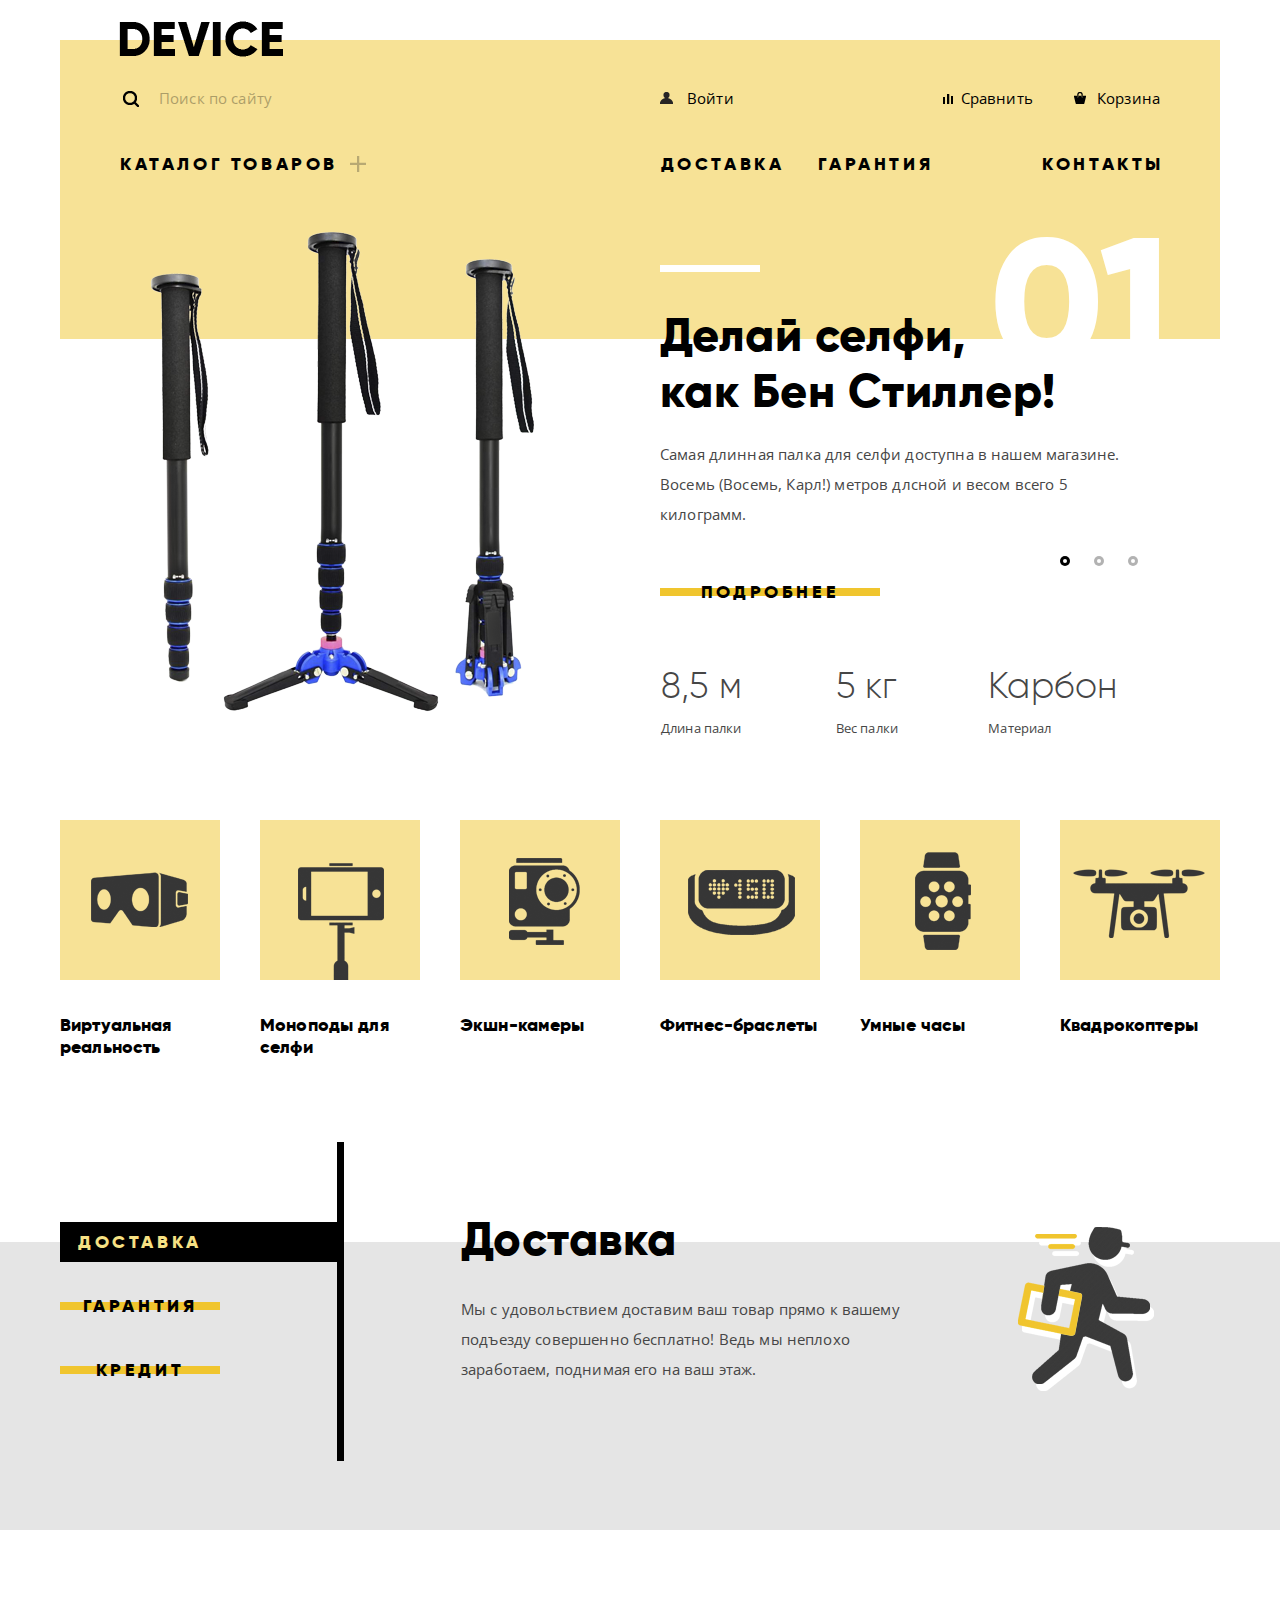
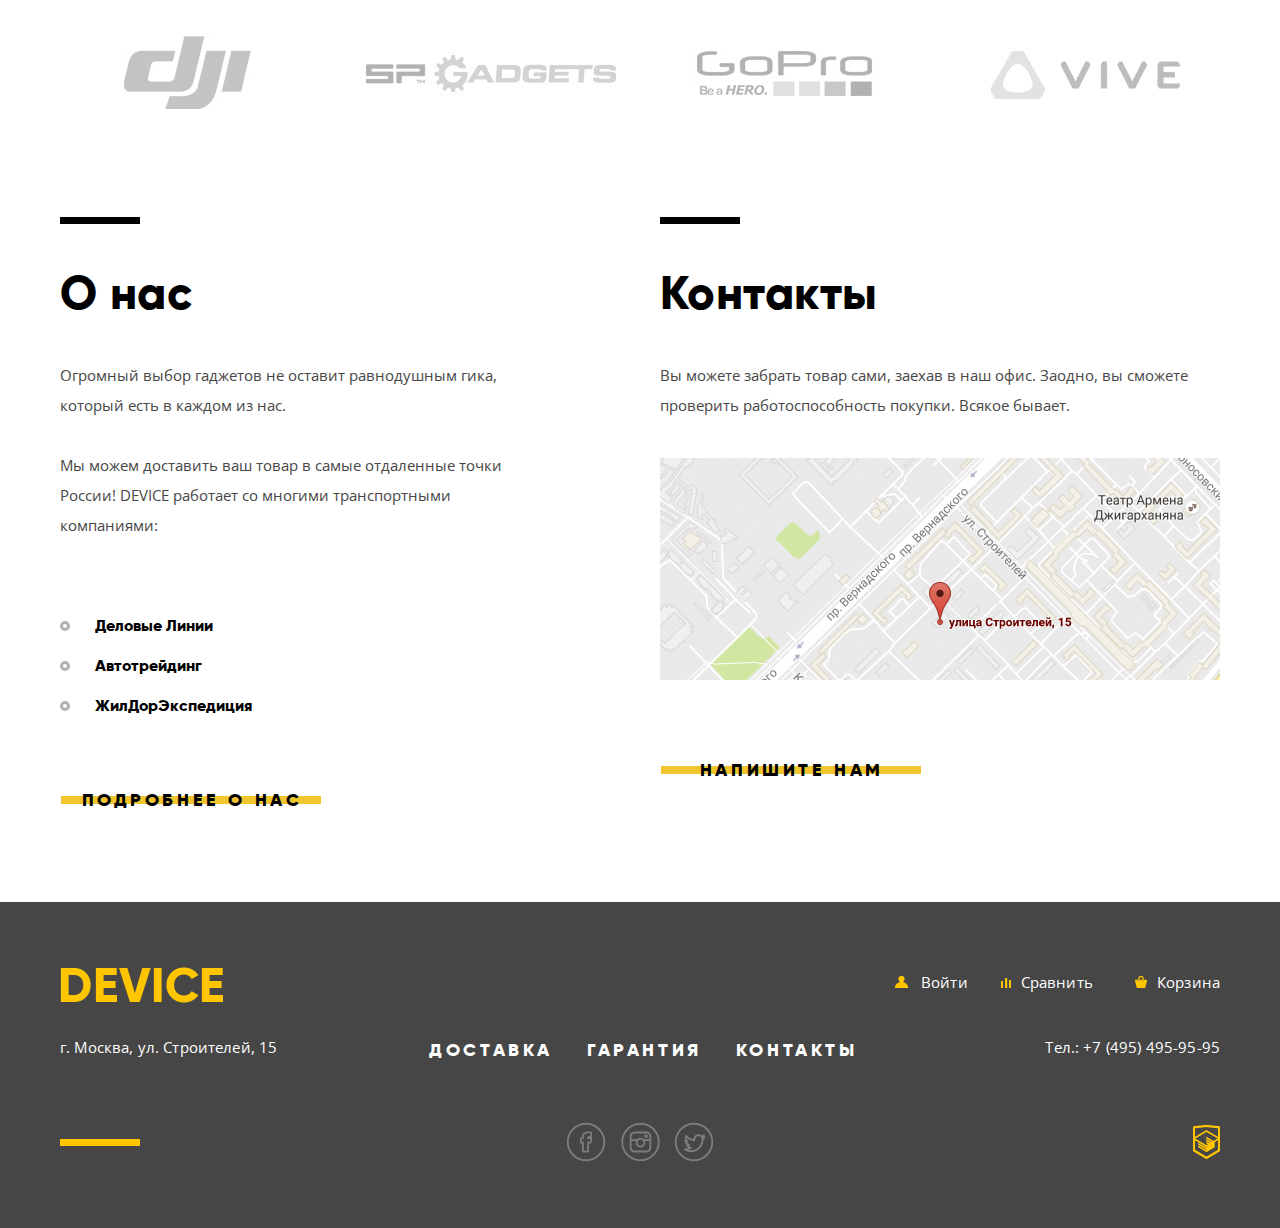
<file: index.html>
<!DOCTYPE html>
<html lang="ru">
	<head>
		<meta charset="utf-8">
		<title>HTML Academy: Девайс</title>
		<link rel="stylesheet" href="css/normalize.css">
		<link rel="stylesheet" href="css/style.min.css">
		<link href="https://fonts.googleapis.com/css?family=Open+Sans:300&amp;subset=cyrillic" rel="stylesheet">
	</head>
	<body>
		<header class="main-header">
			<div class="container">
				<div class="header-logo">
					<a><img src="img/logo.png" width="164" height="36" alt="device"></a>
				</div>
				<div class="user-block">
					<form class="user-search" action="https://echo.htmlacademy.ru" method="get">
						<input type="search" name="search" placeholder="Поиск по сайту">
						<input type="submit" value="Найти">
					</form>
					<ul class="user-nav">
						<li class="login"><a href="#">Войти</a></li>
						<li class="compare"><a href="#">Сравнить</a></li>
						<li class="basket"><a href="#">Корзина</a></li>
					</ul>
				</div>
				<nav class="main-nav">
					<ul class="main-menu">
						<li class="catalog"><a href="catalog.html">Каталог товаров</a>
							<ul class="catalog-nav">
								<li><a href="#">Виртуальная реальность </a></li>
								<li><a href="#">Фитнес-браслеты</a></li>
								<li><a href="#">Квардрокоптеры</a></li>
								<li><a href="catalog.html">Моноподы для селфи</a></li>
								<li><a href="#">Умные часы</a></li>
								<li><a href="#">Экшн-камеры</a></li>
							</ul>
						</li>
						<li class="menu-delivery"><a href="#">Доставка</a></li>
						<li class="menu-warranty"><a href="#">Гарантия</a></li>
						<li class="menu-contacts"><a href="#">Контакты</a></li>
					</ul>
				</nav>
			</div>
		</header>
		<div class="slider">
			<div class="container">
				<input type="radio" id="slider-btn-1" name="toggle" checked>
				<input type="radio" id="slider-btn-2" name="toggle">
				<input type="radio" id="slider-btn-3" name="toggle">
				<div class="slider-controls">
					<label for="slider-btn-1"></label>
					<label for="slider-btn-2"></label>
					<label for="slider-btn-3"></label>
				</div>
				<div class="slide">
					<div class="slide-image">
						<img class="monopod" src="img/monopod.png" width="384" height="486" alt="Монопод для селфи">
					</div>
					<div class="slide-feature">
						<span class="number">01</span>
						<h2 class="caption">Делай селфи,<br> как Бен Стиллер!</h2>
						<p class="feature">Самая длинная палка для селфи доступна в нашем магазине. Восемь (Восемь, Карл!) метров длсной и весом всего 5 килограмм.</p>
						<a class="btn" href="#">Подробнее</a>
						<table class="feature-table">
							<tr class="table-header">
								<td>8,5 м</td>
								<td>5 кг</td>
								<td>Карбон</td>
							</tr>
							<tr class="table-data">
								<td>Длина палки</td>
								<td>Вес палки</td>
								<td>Материал</td>
							</tr>
						</table>
					</div>
				</div>
				<div class="slide">
					<div class="slide-image">
						<img class="tracker" src="img/tracker.png" width="345" height="485" alt="Фитнес-браслет">
					</div>
					<div class="slide-feature">
						<span class="number">02</span>
						<h2 class="caption">Худеем<br> правильно!</h2>
						<p class="feature">Мотивирующие фитнес-браслеты помогут найти в себе силы не пропускать занятия и соблюдать диету</p>
						<a class="btn" href="#">Подробнее</a>
						<table class="feature-table">
							<tr class="table-header">
								<td>48 часов</td>
							</tr>
							<tr class="table-data">
								<td>Без подзарядки</td>
							</tr>
						</table>
					</div>
				</div>
				<div class="slide">
					<div class="slide-image">
						<img class="quadrocopter" src="img/quadrocopter.png" width="526" height="334" alt="Квадрокоптер">
					</div>
					<div class="slide-feature">
						<span class="number">03</span>
						<h2 class="caption">Порхает как бабочка, жалит как пчела!</h2>
						<p class="feature">Этот обычный, на первый взгляд, квадрокоптер оснащен мощным лазером, замаскированным под стандартную камеру.</p>
						<a class="btn" href="#">Подробнее</a>
						<table class="feature-table quadro">
							<tr class="table-header">
								<td>800 м</td>
								<td>50 м</td>
							</tr>
							<tr class="table-data">
								<td>Дальность полета</td>
								<td>Радиус поражения</td>
							</tr>
						</table>
					</div>
				</div>
			</div>
		</div>
		<section class="features">
			<div class="container">
				<ul class="feature-list">
					<li class="feature-item">
						<a href="#">Виртуальная реальность</a>
					</li>
					<li class="feature-item">
						<a href="catalog.html">Моноподы для селфи</a>
					</li>
					<li class="feature-item">
						<a href="#">Экшн-камеры</a>
					</li>
					<li class="feature-item">
						<a href="#">Фитнес-браслеты</a>
					</li>
					<li class="feature-item">
						<a href="#">Умные часы</a>
					</li>
					<li class="feature-item">
						<a href="#">Квадрокоптеры</a>
					</li>
				</ul>
			</div>
		</section>
		<section class="services-slider">
			<div class="container">
				<input type="radio" id="btn-1" name="toggle2" checked>
				<input type="radio" id="btn-2" name="toggle2">
				<input type="radio" id="btn-3" name="toggle2">
				<div class="services-controls">
					<label for="btn-1">Доставка</label>
					<label for="btn-2">Гарантия</label>
					<label for="btn-3">Кредит</label>
				</div>
				<div class="services-slide">
					<h2 class="caption">Доставка</h2>
					<p>Мы с удовольствием доставим ваш товар прямо к вашему подъезду совершенно бесплатно! Ведь мы неплохо заработаем, поднимая его на ваш этаж.</p>
				</div>
				<div class="services-slide">
					<h2 class="caption">Гарантия</h2>
					<p>Если из-за возгарания купленного у нас товара у вас сгорит дом — не переживайте, мы выдадим вам новый.<br> Товар, не дом, конечно же.</p>
				</div>
				<div class="services-slide">
					<h2 class="caption">Кредит</h2>
					<p>Залезть в долговую яму стало проще! Кредитные консультанты подберут для вас наиболее выгодные условия кредита. Выгодные для нашего банка, разумеется.</p>
				</div>
			</div>
		</section>
		<section class="logotypes">
			<div class="container">
				<a class="logo dji" href="http://www.dji.com/">dji</a>
				<a class="logo sp-gadgets" href="https://www.sp-gadgets.com">sp-gadgets</a>
				<a class="logo go-pro" href="https://gopro.com">lj-pro</a>
				<a class="logo vive" href="https://www.vive.com">vive</a>
			</div>
		</section>
		<section class="about">
			<div class="container">
				<div class="about-us">
					<h2 class="caption">О нас</h2>
					<p class="title">Огромный выбор гаджетов не оставит равнодушным гика, который есть в каждом из нас.</p>
					<p class="title">Мы можем доставить ваш товар в самые отдаленные точки России! DEVICE работает со многими транспортными компаниями:</p>
					<ul class="about-features">
						<li>Деловые Линии</li>
						<li>Автотрейдинг</li>
						<li>ЖилДорЭкспедиция</li>
					</ul>
					<a class="btn" href="contacts.html">Подробнее о нас</a>
				</div>
				<div class="contacts">
					<h2 class="caption">Контакты</h2>
					<p class="title">Вы можете забрать товар сами, заехав в наш офис. Заодно, вы сможете проверить работоспособность покупки. Всякое бывает.</p>
					<a class="map-show" href="#"><img class="map" src="img/map.jpg" width="560" height="222" alt="Я карта"></a>
					<a class="btn" href="writeus.html">Напишите нам</a>
				</div>
			</div>
		</section>
		<footer class="footer">
			<div class="container">
				<div class="footer-top">
					<div class="footer-logo">
						<a><img src="img/logo-footer.png" width="163" height="36" alt="device"></a>
					</div>
					<ul class="footer-nav">
						<li><a class="login" href="#">Войти</a></li>
						<li><a class="compare" href="#">Сравнить</a> </li>
						<li><a class="basket" href="#">Корзина</a></li>
					</ul>
				</div>
				<div class="footer-middle">
					<p>г. Москва, ул. Строителей, 15</p>
					<ul class="footer-main-nav">
						<li><a href="#">Доставка</a></li>
						<li><a href="#">Гарантия</a></li>
						<li><a href="#">Контакты</a></li>
					</ul>
					<p>Тел.: +7 (495) 495-95-95</p>
				</div>
				<div class="footer-bottom">
					<div class="footer-social">
						<a class="social-btn" href="https://facebook.com/">Фейсбук</a>
						<a class="social-btn" href="https://instagram.com/">Инстаграм</a>
						<a class="social-btn" href="https://twitter.com/">Твиттер</a>
					</div>
					<a class="htmlacademy" href="https://htmlacademy.ru/intensive/htmlcss">htmlacademy</a>
				</div>
			</div>
		</footer>
		<div class="modal-map">
			<button class="modal-content-close" type="button" title="Закрыть">Закрыть</button>
			<iframe class="map-iframe" src="https://www.google.com/maps/embed?pb=!1m18!1m12!1m3!1d2249.130637692005!2d37.52937123525483!3d55.68671648407113!2m3!1f0!2f0!3f0!3m2!1i1024!2i768!4f13.1!3m3!1m2!1s0x46b54cf65f5c8955%3A0x694710ccd55501e!2z0YPQuy4g0KHRgtGA0L7QuNGC0LXQu9C10LksIDE1LCDQnNC-0YHQutCy0LAsIDExOTMxMQ!5e0!3m2!1sru!2sru!4v1494245609756" width="960" height="559" style="border:0" allowfullscreen></iframe>
		</div>
		<div class="modal-content">
			<button class="modal-content-close" type="button" title="Закрыть">Закрыть</button>
			<form class="write-us" action="https://echo.htmlacademy.ru" method="post">
				<label for="name">Ваше имя:</label>
				<label for="email">Ваш e-mail:</label>
				<input type="text" class="your-name" id="name" name="your-name" placeholder="Представьтесь, пожалуйcта">
				<input type="email" class="your-email" id="email" name="your-email" placeholder="Для отправки ответа">
				<label for="letter">Текст письма:</label>
				<textarea class="your-letter" id="letter" name="your-letter" placeholder="В свободной форме"></textarea>
				<button class="btn" type="submit">Отправить</button>
			</form>
		</div>
		<script src="js/script.min.js"></script>
	</body>
</html>
</file>
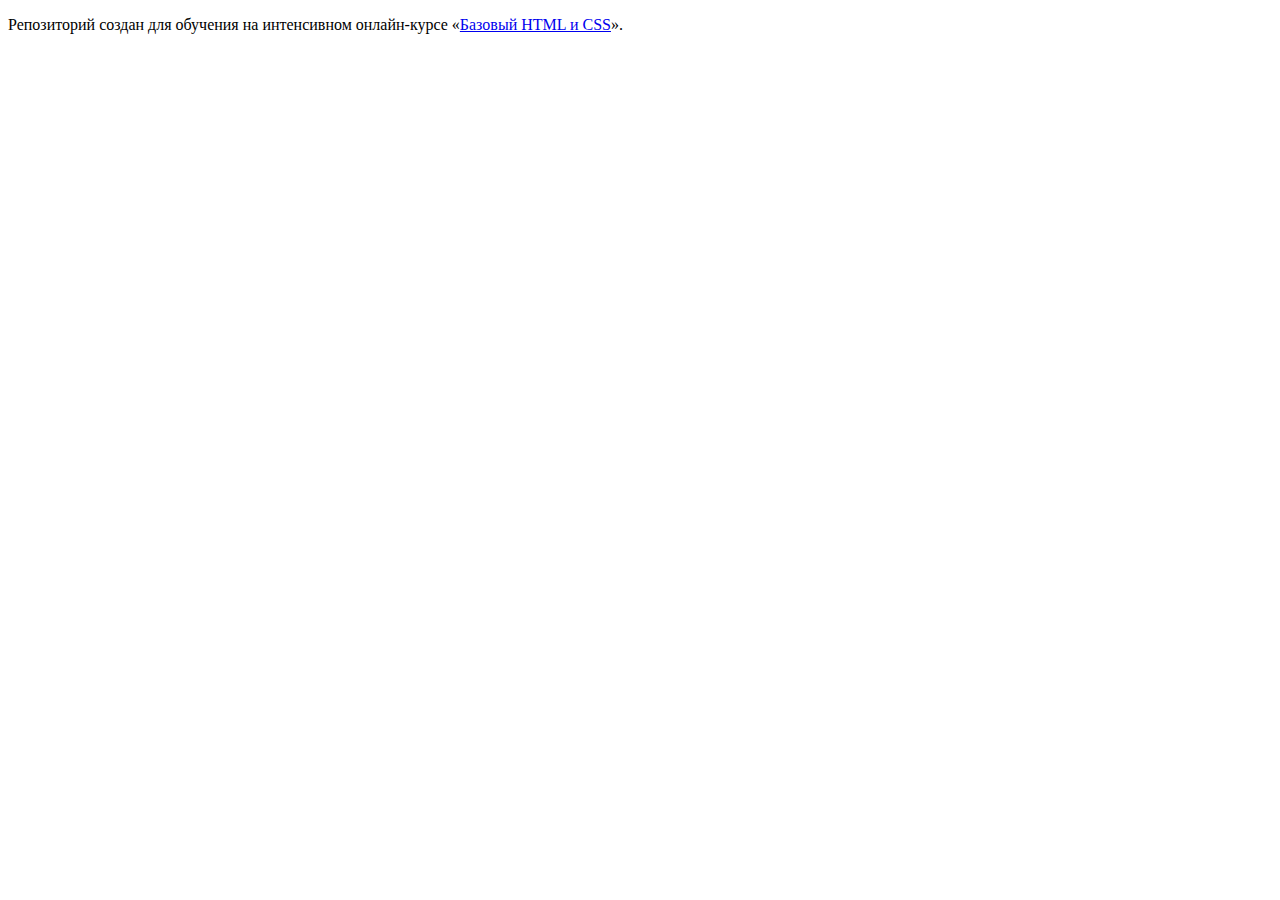
<file: master/index.html>
<!DOCTYPE html>
<html lang="ru">
  <head>
    <meta charset="utf-8">
    <title>HTML Academy: Девайс</title>
    <base href="https://htmlacademy-htmlcss.github.io/320609-device/master/">
</head>
  <body>

    <p>Репозиторий создан для обучения на интенсивном онлайн‑курсе «<a href="https://htmlacademy.ru/intensive/htmlcss">Базовый HTML и CSS</a>».</p>

  </body>
</html>
</file>
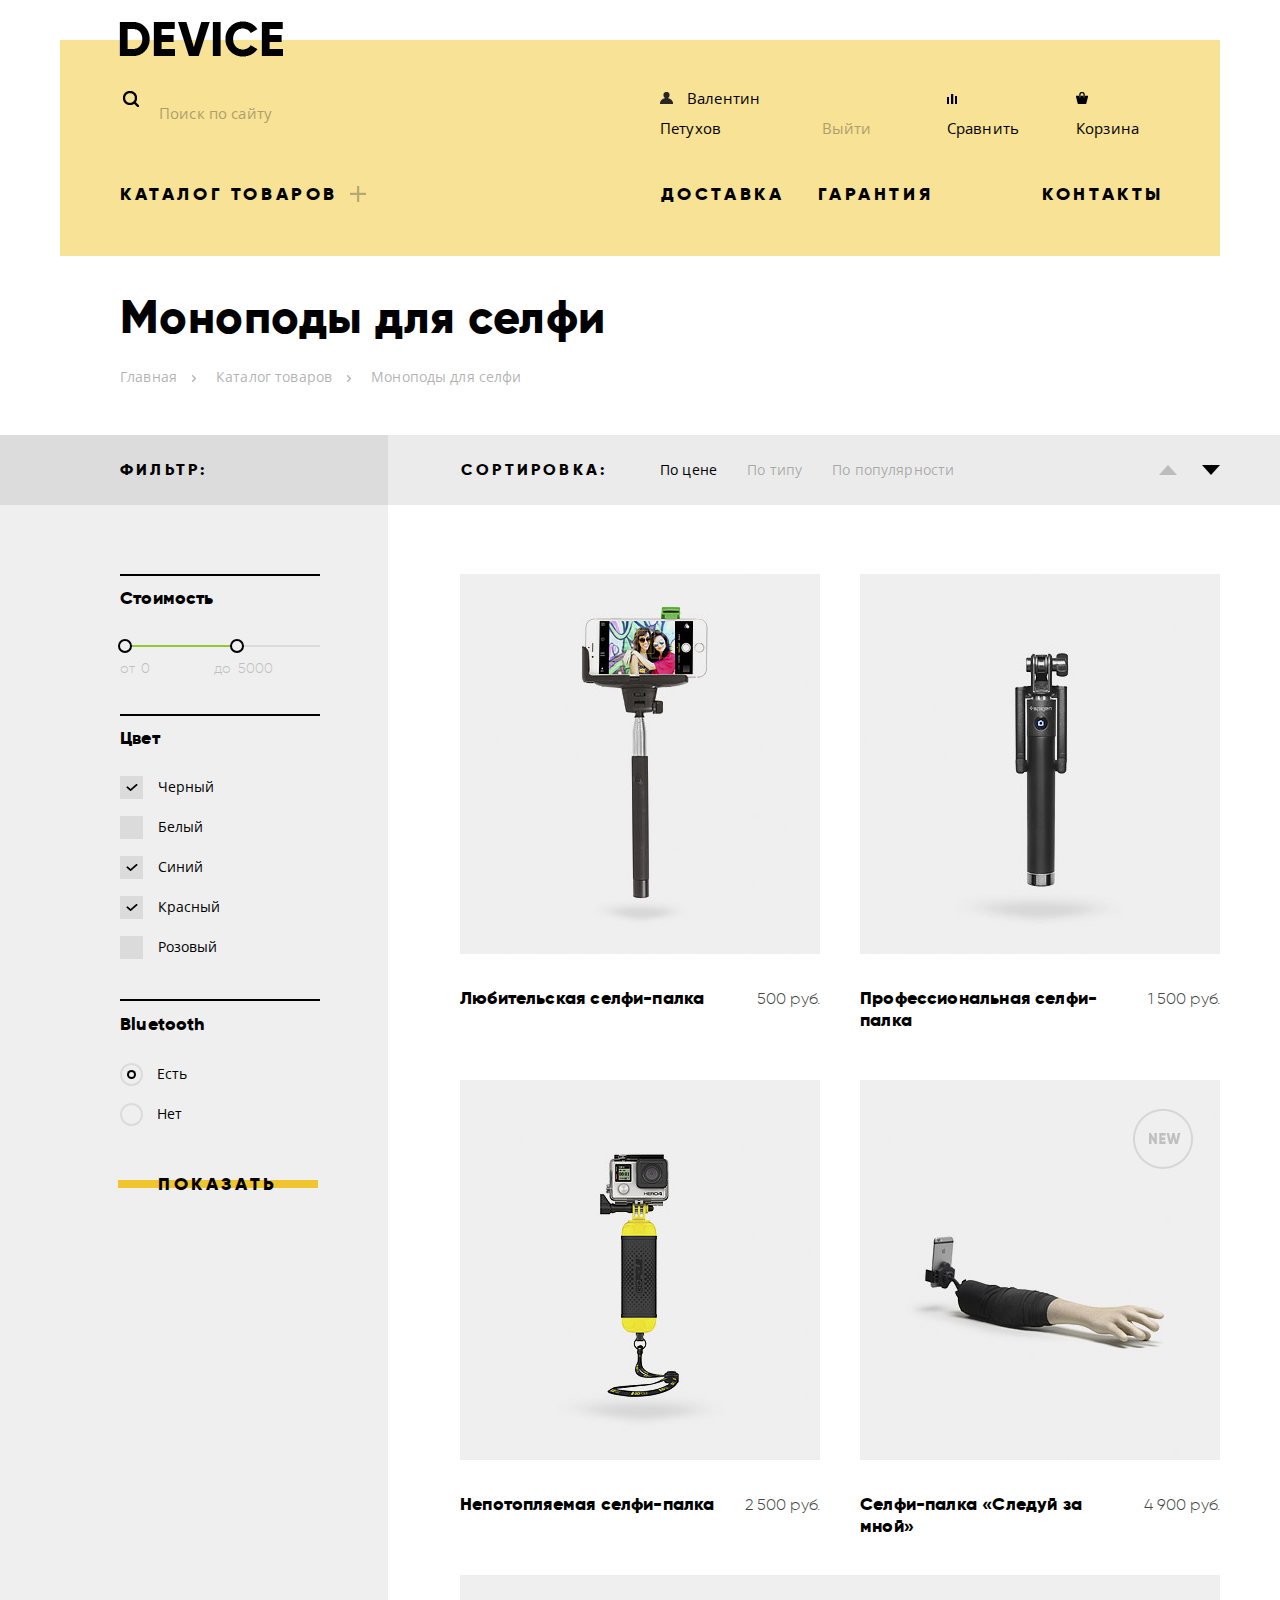
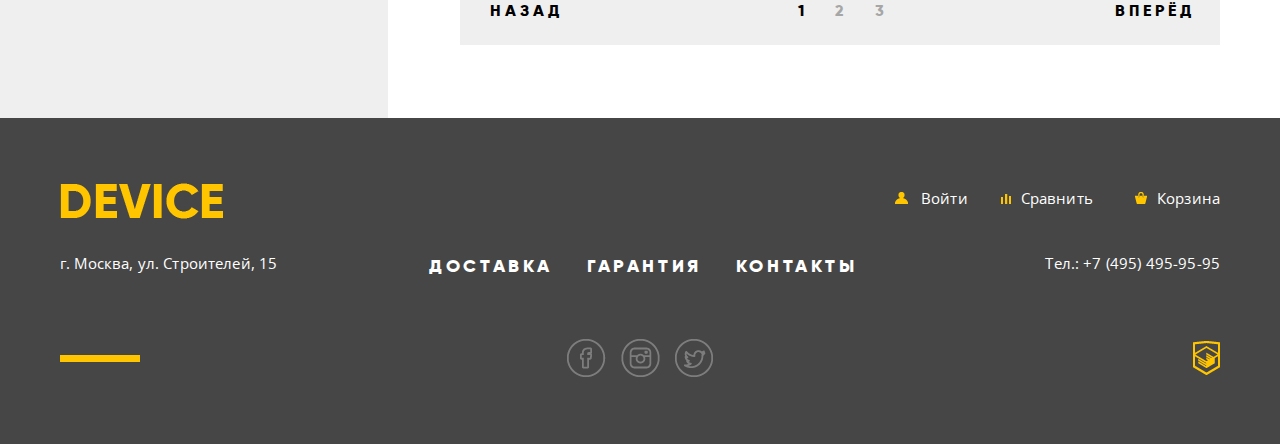
<file: catalog.html>
<!DOCTYPE html>
<html lang="ru">
	<head>
		<meta charset="utf-8">
		<title>HTML Academy: Девайс-Моноподы для селфи</title>
		<link rel="stylesheet" href="css/normalize.css">
		<link rel="stylesheet" href="css/style.min.css">
		<link href="https://fonts.googleapis.com/css?family=Open+Sans:300&amp;subset=cyrillic" rel="stylesheet">
	</head>
	<body>
		<header class="main-header">
			<div class="container">
				<div class="header-logo">
					<a href="index.html"><img src="img/logo.png" width="164" height="36" alt="device"></a>
				</div>
				<div class="user-block">
					<form class="user-search" action="https://echo.htmlacademy.ru" method="get">
						<input type="search" name="search" placeholder="Поиск по сайту">
						<input type="submit" value="Найти">
					</form>
					<ul class="user-nav">
						<li class="login"><a href="#">Валентин Петухов</a></li>
						<li class="logout"><a href="#">Выйти</a></li>
						<li class="compare"><a href="#">Сравнить</a></li>
						<li class="basket"><a href="#">Корзина</a></li>
					</ul>
				</div>
				<nav class="main-nav">
					<ul class="main-menu">
						<li class="catalog"><a>Каталог товаров</a>
							<ul class="catalog-nav">
								<li><a href="#">Виртуальная реальность</a></li>
								<li><a href="#">Фитнес-браслеты</a></li>
								<li><a href="#">Квардрокоптеры</a></li>
								<li><a>Моноподы для селфи</a></li>
								<li><a href="#">Умные часы</a></li>
								<li><a href="#">Экшн-камеры</a></li>
							</ul>
						</li>
						<li class="menu-delivery"><a href="#">Доставка</a></li>
						<li class="menu-warranty"><a href="#">Гарантия</a></li>
						<li class="menu-contacts"><a href="#">Контакты</a></li>
					</ul>
				</nav>
			</div>
		</header>
		<div class="container title">
			<h1 class="breadcrumbs-title">Моноподы для селфи</h1>
			<ul class="breadcrumbs">
				<li class="breadcrumbs-link"><a href="index.html">Главная</a></li>
				<li class="breadcrumbs-link"><a href="#">Каталог товаров</a></li>
				<li class="breadcrumbs-link-current"><a>Моноподы для селфи</a></li>
			</ul>
		</div>
		<section class="catalog-header">
			<div class="sorting-filter">
				<h3 class="filter-title">Фильтр:</h3>
				<h3 class="sorting-title">Сортировка:</h3>
				<ul class="sorting-options">
					<li class="sorting-option"><a class="checked" href="#">По цене</a></li>
					<li class="sorting-option"><a href="#">По типу</a></li>
					<li class="sorting-option"><a href="#">По популярности</a></li>
				</ul>
				<a class="ascending sorting" href="#">up</a>
				<a class="descending sorting" href="#">down</a>
			</div>
		</section>
		<main class="catalog-section">
			<div class="container">
				<aside class="filter">
					<section class="filter-form">
						<form action="https://echo.htmlacademy.ru" method="get">
							<fieldset class="price-range">
								<div class="filter-range-title">Стоимость</div>
								<div class="range-controls">
									<div class="scale">
										<div class="bar"></div>
									</div>
									<div class="toggle toggle-min"></div>
									<div class="toggle toggle-max"></div>
								</div>
								<div class="price-controls">
									<label class="min-price">от </label>
									<input name="min-price" type="text" value="0">
									<label class="max-price">до</label>
									<input name="max-price" type="text" value="5000">
								</div>
							</fieldset>
							<fieldset class="color">
								<legend>Цвет</legend>
								<input type="checkbox" checked name="black" id="black">
								<label for="black">Черный</label>
								<input type="checkbox" name="white" id="white">
								<label for="white">Белый</label>
								<input type="checkbox" checked name="blue" id="blue">
								<label for="blue">Синий</label>
								<input type="checkbox" checked name="red" id="red">
								<label for="red">Красный</label>
								<input type="checkbox" name="pink" id="pink">
								<label for="pink">Розовый</label>
							</fieldset>
							<fieldset class="bluetooth">
								<legend>Bluetooth</legend>
								<input type="radio" checked name="bluetooth" value="yes" id="bt-yes">
								<label for="bt-yes">Есть</label>
								<input type="radio" name="bluetooth" value="no" id="bt-no">
								<label for="bt-no">Нет</label>
							</fieldset>
							<button type="submit" class="btn">Показать</button>
						</form>
					</section>
				</aside>
				<section class="catalog">
					<div class="monopad-catalog">
						<div class="catalog-items">
							<div class="catalog-item">
								<div class="item-card">
									<img class="card-img" src="img/easy-selfie.jpg" width="360" height="380" alt="Любительская селфи-палка">
									<ul class="item-nav">
										<li><a class="btn" href="#">В корзину</a></li>
										<li><a class="compare-item" href="#">Добавить к сравнению</a></li>
									</ul>
								</div>
								<div class="item-feature">
									<a href="#" class="item-name">Любительская селфи-палка</a>
									<span class="price">500 руб.</span>
								</div>
							</div>
							<div class="catalog-item">
								<div class="item-card">
									<img class="card-img" src="img/pro-selfie.jpg" width="360" height="380" alt="Профессиональная селфи-палка">
									<ul class="item-nav">
										<li><a class="btn" href="#">В корзину</a></li>
										<li><a class="compare-item" href="#">Добавить к сравнению</a></li>
									</ul>
								</div>
								<div class="item-feature">
									<a href="#" class="item-name">Профессиональная селфи-палка</a>
									<span class="price">1 500 руб.</span>
								</div>
							</div>
							<div class="catalog-item">
								<div class="item-card">
									<img class="card-img" src="img/underwater-selfie.jpg" width="360" height="380" alt="Непотопляемая селфи-палка">
									<ul class="item-nav">
										<li><a class="btn" href="#">В корзину</a></li>
										<li><a class="compare-item" href="#">Добавить к сравнению</a></li>
									</ul>
								</div>
								<div class="item-feature">
									<a href="#" class="item-name">Непотопляемая селфи-палка</a>
									<span class="price">2 500 руб.</span>
								</div>
							</div>
							<div class="catalog-item">
								<div class="item-card">
									<img class="card-img" src="img/hand-selfie.jpg" width="360" height="380" alt="Селфи-палка Следуй за мной">
									<ul class="item-nav">
										<li><a class="btn" href="#">В корзину</a></li>
										<li><a class="compare-item" href="#">Добавить к сравнению</a></li>
									</ul>
								</div>
								<div class="item-feature">
									<a href="#" class="item-name">Селфи-палка &laquo;Следуй за мной&raquo;</a>
									<span class="price">4 900 руб.</span>
								</div>
							</div>
						</div>
						<ul class="paginator">
							<li class="prev"><a href="#prev">Назад</a></li>
							<li class="page"><a class="current">1</a></li>
							<li class="page"><a href="#">2</a></li>
							<li class="page"><a href="#">3</a></li>
							<li class="next"><a href="#next">Вперёд</a></li>
						</ul>
					</div>
				</section>
			</div>
		</main>
		<footer class="footer">
			<div class="container">
				<div class="footer-top">
					<div class="footer-logo">
						<a href="index.html"><img src="img/logo-footer.png" width="163" height="36" alt="device"></a>
					</div>
					<ul class="footer-nav">
						<li><a class="login" href="#">Войти</a></li>
						<li><a class="compare" href="#">Сравнить</a> </li>
						<li><a class="basket" href="#">Корзина</a></li>
					</ul>
				</div>
				<div class="footer-middle">
					<p>г. Москва, ул. Строителей, 15</p>
					<ul class="footer-main-nav">
						<li><a href="#">Доставка</a></li>
						<li><a href="#">Гарантия</a></li>
						<li><a href="#">Контакты</a></li>
					</ul>
					<p>Тел.: +7 (495) 495-95-95</p>
				</div>
				<div class="footer-bottom">
					<div class="footer-social">
						<a class="social-btn" href="https://facebook.com/">Фейсбук</a>
						<a class="social-btn" href="https://instagram.com/">Инстаграм</a>
						<a class="social-btn" href="https://twitter.com/">Твиттер</a>
					</div>
					<a class="htmlacademy" href="https://htmlacademy.ru/intensive/htmlcss">htmlacademy</a>
				</div>
			</div>
		</footer>
	</body>
</html>
</file>
<file: css/style.min.css>
@font-face{font-family:"gilroy";src:url(../fonts/gilroyextrabold.woff),url(../fonts/gilroyextrabold.woff2);font-weight:800}@font-face{font-family:"gilroy";src:url(../fonts/gilroylight.woff),url(../fonts/gilroylight.woff2);font-weight:300}body{margin:0;padding:0;font-family:"Open Sans","Arial",sans-serif;letter-spacing:.01em;font-size:15px;line-height:30px;color:#464646}a{text-decoration:none;color:black}.caption,.breadcrumbs-title{font-family:"gilroy","Arial",sans-serif;font-weight:800;font-size:47px;line-height:1.2em;letter-spacing:.01em;color:black}.container{width:1160px;margin:0 auto;padding:0 20px}.btn{font-family:"gilroy","Arial",sans-serif;font-size:18px;letter-spacing:.2em;text-transform:uppercase;font-weight:800;text-decoration:none;color:black}.main-header{padding:0 20px}.main-header .container{background-color:#f7e296;box-shadow:inset 0 19px white;padding:0}.header-logo{width:200px;height:36px;margin-left:59px;margin-top:21px}.header-logo:hover{opacity:.6}.header-logo:active{opacity:.3}.user-block{display:flex;flex-direction:row;width:1040px;margin:11px 60px 21px 60px}.user-search{display:flex;position:relative;width:440px;margin-right:auto}.user-search::before{content:"";position:absolute;top:23px;left:3px;width:16px;height:16px;background:url(../img/spritesheet.png) no-repeat no-repeat -43px -1640px}.user-search input[type="search"]{background-color:#f7e296;border:0;font-family:"Open sans","Arial",sans-serif;letter-spacing:.01em;color:black;font-size:15px;flex:1;padding:0 0 0 39px}.user-search input[type="search"]::placeholder{color:black;opacity:.3}.user-search input[type="submit"]{background-color:#f7e296;border:0;font-size:15px;letter-spacing:normal;margin-left:auto;padding:15px;box-shadow:inset 0 0 0 2px black;cursor:pointer;visibility:hidden}.user-search input[type="search"]:hover::placeholder{opacity:.6}.user-search input[type="search"]:focus::placeholder{opacity:1}.user-search input[type="search"]:focus{box-shadow:inset 0 -2px black}.user-search input[type="search"]:focus~input[type="submit"]{visibility:visible}.user-search input[type="search"]~input[type="submit"]:active{visibility:visible}.user-search input[type="submit"]:hover{color:rgba(255,255,255,1);background-color:black}.user-search input[type="submit"]:active{color:rgba(255,255,255,0.3)}.user-block .user-nav{display:flex;width:500px;margin-left:auto}.user-nav li{list-style:none;cursor:pointer}.user-nav li:hover{opacity:.6}.user-nav li:active{opacity:.3}.user-nav a{color:black;text-decoration:none}.user-nav li:nth-child(1){margin-right:auto}.user-nav li::before{content:"";display:inline-flex;width:12px;height:12px;background-image:url(../img/spritesheet.png);background-repeat:no-repeat}.user-nav .logout::before{background-image:none}.login a{margin-left:14px}.user-nav .login::before{width:13px;background-position:-57px -1663px}.user-nav .compare::before{width:10px;height:10px;margin-right:8px;background-position:-34px -1663px}.user-nav .basket::before{background-position:-12px -1663px;margin-right:11px}.user-nav .compare{margin-right:41px}.main-nav .main-menu{position:relative;flex-basis:1160px;margin:0 auto;display:flex;font-size:18px;font-family:"gilroy","Arial",sans-serif;font-weight:800;text-transform:uppercase;letter-spacing:.2em;z-index:10;padding-bottom:47px}.main-menu li{list-style:none}.main-menu a{text-decoration:none;color:black}.main-menu a:hover{opacity:.6}.main-menu a:active{opacity:.3}.main-menu .catalog{position:relative;width:300px;margin-right:auto;margin-left:20px}.catalog .catalog-nav{display:flex;flex-wrap:wrap;position:absolute;flex-direction:row;width:700px;top:30px;left:-60px;font-size:15px;line-height:36px;font-family:"Open Sans","Arial",sans-serif;font-weight:300;text-transform:none;letter-spacing:.01em;padding:18px 400px 34px 60px;background-color:#f7e296;z-index:10}.catalog:not(:hover) .catalog-nav{display:none}.catalog-nav li:nth-child(3n+1){min-width:240px}.catalog-nav li:nth-child(3n){min-width:260px}.catalog-nav li:nth-child(3n+2){min-width:200px}.catalog-nav li:last-child{min-width:300px}.menu-contacts{margin-left:0;margin-right:56px;z-index:5}.menu-warranty{margin-right:109px}.menu-delivery{margin-right:34px}.catalog>a::after{content:"";position:absolute;background:url(../img/spritesheet.png) no-repeat -27px -1640px;width:16px;height:16px;top:7px;margin-left:12px}.slide{display:flex;justify-content:space-between;position:relative;width:1160px;margin:-28px 0 52px 0;box-shadow:inset 0 141px #f7e296;z-index:1}.slider .container{position:relative}input[type="radio"]{display:none}.slider-controls{position:absolute;bottom:193px;right:87px;z-index:100}.slider-controls label::before{content:"";display:inline-flex;width:10px;height:10px;margin-right:10px;border-radius:50%;box-shadow:inset 0 0 0 3px rgba(0,0,0,0.3);border:5px solid transparent;cursor:pointer}input[id="slider-btn-1"]:hover~.slider-controls label[for="slider-btn-1"]::before{box-shadow:inset 0 0 0 3px rgba(0,0,0,0.6)}input[id="slider-btn-2"]:hover~.slider-controls label[for="slider-btn-2"]::before{box-shadow:inset 0 0 0 3px rgba(0,0,0,0.6)}input[id="slider-btn-3"]:hover~.slider-controls label[for="slider-btn-3"]::before{box-shadow:inset 0 0 0 3px rgba(0,0,0,0.6)}input[id="slider-btn-1"]:active~.slider-controls label[for="slider-btn-1"]::before{box-shadow:inset 0 0 0 3px rgba(0,0,0,1)}input[id="slider-btn-2"]:active~.slider-controls label[for="slider-btn-2"]::before{box-shadow:inset 0 0 0 3px rgba(0,0,0,1)}input[id="slider-btn-3"]:active~.slider-controls label[for="slider-btn-3"]::before{box-shadow:inset 0 0 0 3px rgba(0,0,0,1)}input[id="slider-btn-1"]:checked~.slider-controls label[for="slider-btn-1"]::before{box-shadow:inset 0 0 0 3px rgba(0,0,0,1)}input[id="slider-btn-2"]:checked~.slider-controls label[for="slider-btn-2"]::before{box-shadow:inset 0 0 0 3px rgba(0,0,0,1)}input[id="slider-btn-3"]:checked~.slider-controls label[for="slider-btn-3"]::before{box-shadow:inset 0 0 0 3px rgba(0,0,0,1)}input[id="slider-btn-1"]:checked~.slide:nth-of-type(3),input[id="slider-btn-1"]:checked~.slide:nth-of-type(4){display:none}input[id="slider-btn-2"]:checked~.slide:nth-of-type(2),input[id="slider-btn-2"]:checked~.slide:nth-of-type(4){display:none}input[id="slider-btn-3"]:checked~.slide:nth-of-type(2),input[id="slider-btn-3"]:checked~.slide:nth-of-type(3){display:none}.slide-image{display:flex;height:570px;width:580px;flex:1;align-self:center}.slide-image img{margin:auto}.slide-image .quadrocopter{margin-left:31px;margin-top:95px}.slide-image .tracker{margin-left:116px;margin-top:42px}.slide-image .monopod{margin-left:90px;margin-top:30px}.slide-feature{min-height:570px;width:580px;display:flex;flex-direction:column;justify-content:flex-start;position:relative;flex:1}.slide-feature::before{content:"";position:absolute;width:100px;height:7px;background-color:white;left:20px;top:67px}.slide-feature .caption{margin-top:109px;margin-bottom:4px;margin-left:20px;font-weight:800;letter-spacing:.01em;z-index:10}.slide-feature .number{position:absolute;right:48px;top:29px;font-size:12em;line-height:.85em;font-family:"gilroy","Arial",sans-serif;font-weight:800;z-index:-1;color:white}.slide-feature .feature{margin-left:20px;margin-right:80px;font-family:"Open sans","Arial",sans-serif}.slide-feature .btn{display:block;position:relative;width:220px;text-align:center;line-height:40px;color:rgba(0,0,0,1);text-decoration:none;margin-left:20px;margin-top:28px}.slide-feature .btn::before{content:"";position:absolute;top:0;bottom:0;left:0;right:0;margin:auto;width:220px;height:8px;background-color:#f0c52e;z-index:-1}.slide-feature .btn:hover::before{height:40px;transition:height .3s ease}.slide-feature .btn:active::before{height:40px;transition:height .3s ease}.slide-feature .btn:active{color:rgba(0,0,0,0.3)}.feature-table{font-family:"gilroy","Arial",sans-serif;letter-spacing:.01em;margin-left:-55px;margin-top:48px;border-spacing:75px 10px}.feature-table.quadro{margin-left:-26px;margin-top:48px;border-spacing:45px 10px}.feature-table .table-header{font-size:36px}.feature-table .table-data{font-family:"Open sans","Arial",sans-serif;font-size:13px}.feature-list{display:flex;flex-wrap:wrap;width:1160px;flex-direction:row;padding:0}.feature-item{display:flex;flex-wrap:wrap;position:relative;flex-direction:column;font-size:18px;line-height:22px;font-family:"gilroy","Arial",sans-serif;font-weight:800;padding-top:194px;margin-right:40px;width:160px}.feature-item:nth-child(6n){margin-right:0}.feature-item a{text-decoration:none;color:rgba(0,0,0,1)}.feature-item a:active{color:rgba(0,0,0,0.3)}.feature-item a::after{content:"";position:absolute;top:0;left:0;width:160px;height:160px;background-color:#f7e296;z-index:-1}.feature-item a::before{content:"";position:absolute;top:0;left:0;width:160px;height:160px;background-image:url(../img/spritesheet.png);background-repeat:no-repeat;background-position:0 0}.feature-item a:hover::after{background-color:#f0c52e}.feature-item a:active::before{opacity:.3}.feature-item:nth-child(1) a::before{background-position:0 0}.feature-item:nth-child(2) a::before{background-position:0 -160px}.feature-item:nth-child(3) a::before{background-position:0 -320px}.feature-item:nth-child(4) a::before{background-position:-0 -480px}.feature-item:nth-child(5) a::before{background-position:0 -640px}.feature-item:nth-child(6) a::before{background-position:0 -800px}input[name="toggle2"]{display:none}.services-slider{margin-top:84px;min-height:388px;background-color:#e5e5e5;box-shadow:inset 0 100px 0 white;margin-bottom:94px}.services-slider .container{display:flex;flex-direction:row}.services-controls{width:245px;position:relative;min-height:150px;font-size:18px;text-transform:uppercase;padding:85px 40px 43px 0;font-family:"gilroy","Arial",sans-serif;font-size:18px;letter-spacing:.2em;text-transform:uppercase;font-weight:800}.services-controls::before{content:"";position:absolute;width:7px;height:319px;background-color:black;top:0;right:1px}.services-controls label{display:flex;width:160px;margin-bottom:34px;font-family:"gilroy","Arial",sans-serif;justify-content:center;position:relative;z-index:1;color:black;cursor:pointer}.services-controls label::before{content:"";position:absolute;top:0;bottom:0;left:0;right:0;margin:auto;width:160px;height:8px;background-color:#f0c52e;z-index:-1}.services-controls label:hover::before{height:40px;transition:height .3s ease}#btn-1:checked~.services-controls label[for="btn-1"]{color:#f7e184}#btn-1:checked~.services-controls label[for="btn-1"]::before{height:40px;width:278px;transition:height .3s ease,width .4s ease;color:#f7e184;z-index:-1;background-color:black}#btn-2:checked~.services-controls label[for="btn-2"]{color:#f7e184}#btn-2:checked~.services-controls label[for="btn-2"]::before{height:40px;width:278px;transition:height .3s ease,width .4s ease;color:#f7e184;z-index:-1;background-color:black}#btn-3:checked~.services-controls label[for="btn-3"]{color:#f7e184}#btn-3:checked~.services-controls label[for="btn-3"]::before{height:40px;width:278px;transition:height .3s ease,width .4s ease;color:#f7e184;z-index:-1;background-color:black}.services-slide{flex:2;padding-left:22px;padding-top:67px;padding-right:300px;position:relative}.services-slide .caption{letter-spacing:.01em;margin-top:2px;margin-left:94px;margin-bottom:27px}.container .services-slide:nth-last-of-type(3)::after{content:"";position:absolute;top:85px;right:65px;width:137px;height:164px;background:url(../img/spritesheet.png) no-repeat 0 -1148px}.container .services-slide:nth-last-of-type(2)::after{content:"";position:absolute;top:60px;right:46px;width:171px;height:195px;background:url(../img/spritesheet.png) no-repeat 0 -1312px}.container .services-slide:nth-last-of-type(1)::after{content:"";position:absolute;top:59px;right:70px;width:156px;height:188px;background:url(../img/spritesheet.png) no-repeat 0 -960px}.services-slide p{margin-top:2px;margin-left:94px;line-height:30px;letter-spacing:.01em}input[id="btn-1"]:checked~.services-slide:nth-of-type(3),input[id="btn-1"]:checked~.services-slide:nth-of-type(4){display:none}input[id="btn-2"]:checked~.services-slide:nth-of-type(2),input[id="btn-2"]:checked~.services-slide:nth-of-type(4){display:none}input[id="btn-3"]:checked~.services-slide:nth-of-type(2),input[id="btn-3"]:checked~.services-slide:nth-of-type(3){display:none}.logotypes{padding:0 20px}.logotypes .container{display:flex;flex-wrap:wrap;width:1160px;padding:0;flex-direction:row;align-items:center;margin-bottom:93px}.logo{display:block;width:260px;height:100px;font-size:0;flex-shrink:0;margin-right:40px}.logo:nth-child(4n){margin-right:0}.logo.dji{background-image:url(../img/logo-dji-grayscale.jpg);opacity:.3}.logo.dji:hover{background-image:url(../img/logo-dji.jpg);opacity:1}.logo.sp-gadgets{background-image:url(../img/logo-spg-grayscale.jpg);opacity:.3}.logo.sp-gadgets:hover{background-image:url(../img/logo-spg.jpg);opacity:1}.logo.go-pro{background-image:url(../img/logo-gp-grayscale.jpg);opacity:.3}.logo.go-pro:hover{background-image:url(../img/logo-gp.jpg);opacity:1}.logo.vive{background-image:url(../img/logo-vive-grayscale.jpg);opacity:.3}.logo.vive:hover{background-image:url(../img/logo-vive.jpg);opacity:1}.about{padding:0 20px}.about .container{width:1160px;padding:0;display:flex;flex-direction:row;justify-content:space-between;margin-bottom:82px}.about-us{padding-right:85px;width:475px;margin-right:auto;position:relative}.about-us::before{content:"";position:absolute;width:80px;height:7px;background-color:black;top:0;left:0}.about-us .caption{font-family:"gilroy","Arial",sans-serif;font-size:47px;letter-spacing:.01em;margin-top:48px;margin-bottom:39px}.contacts{width:560px;margin-left:auto;position:relative}.contacts::before{content:"";position:absolute;width:80px;height:7px;background-color:black;top:0;left:0}.contacts .caption{font-family:"gilroy","Arial",sans-serif;font-size:47px;letter-spacing:.01em;margin-top:48px;margin-bottom:39px}.about-us .title{font-family:"Open sans","Arial",sans-serif;font-size:15px;line-height:30px;letter-spacing:normal;margin-top:30px;margin-bottom:15px}.contacts .title{font-family:"Open sans","Arial",sans-serif;font-size:15px;line-height:30px;letter-spacing:normal;margin-top:30px;margin-bottom:15px}.about-features{margin-left:0;margin-top:66px;padding:0;margin-bottom:54px;font-family:"gilroy","Arial",sans-serif;font-size:16px;letter-spacing:.03em;line-height:40px;font-weight:800;letter-spacing:0;list-style:none}.about-features li{padding-left:35px;position:relative;color:black}.about-features li:before{content:"";position:absolute;width:4px;height:4px;border:3px solid #b2b2b2;border-radius:50%;left:0;top:37%;margin:0}.about-us .btn{display:block;text-align:center;width:260px;position:relative;font-size:18px;line-height:40px;padding-left:2px}.about-us .btn::before{content:"";position:absolute;top:0;bottom:0;left:0;right:0;margin:auto;width:260px;height:8px;background-color:#f0c52e;z-index:-1}.about-us .btn:hover::before{height:40px;transition:height .3s ease}.about-us .btn:active::before{height:40px;transition:height .3s ease}.about-us .btn:active{color:rgba(0,0,0,0.3)}.map-show{display:block;width:560px;height:222px;margin-top:38px;margin-bottom:70px}.contacts .btn{display:block;text-align:center;width:260px;position:relative;font-size:18px;line-height:40px;padding-left:2px}.contacts .btn::before{content:"";position:absolute;top:0;bottom:0;left:0;right:0;margin:auto;width:260px;height:8px;background-color:#f0c52e;z-index:-1}.contacts .btn:hover::before{height:40px;transition:height .3s ease}.contacts .btn:active::before{height:40px;transition:height .3s ease}.contacts .btn:active{color:rgba(0,0,0,0.3)}.modal-map{display:none;position:fixed;top:0;bottom:0;left:0;right:0;margin:auto;width:960px;height:559px;background-color:white;z-index:100;box-shadow:0 20px 60px 5px rgba(0,0,0,0.2);background-image:url(../img/map-big.jpg)}.modal-content{display:none;position:fixed;top:0;bottom:0;left:0;right:0;margin:auto;padding:97px 100px;width:760px;height:359px;background-color:white;z-index:100;box-shadow:0 20px 60px 5px rgba(0,0,0,0.2)}@keyframes slide{0%{transform:translateX(2000px)}100%{transform:translateY(0)}}@keyframes rotate{0%,100%{transform:translateX(0)}10%,50%,90%{transform:rotate(-5deg)}20%,40%,80%{transform:rotate(5deg)}}.modal-content-show{display:block;animation-name:slide;animation-duration:800ms}.modal-map-show{display:block;animation-name:slide;animation-duration:800ms}.modal-error{animation-name:rotate;animation-duration:300ms}.modal-content-close{position:absolute;top:22px;right:22px;width:54px;height:54px;font-size:0;background-color:#f0c52e;opacity:.5;border:0;border-radius:50%;cursor:pointer}.modal-content-close::before,.modal-content-close::after{content:"";position:absolute;top:26px;left:11px;width:31px;height:2px;background-color:white;border-radius:1px}.modal-content-close::before{transform:rotate(45deg)}.modal-content-close::after{transform:rotate(-45deg)}.modal-content-close:hover{opacity:1}.modal-content-close:active{opacity:1}.modal-content-close:active::before,.modal-content-close:active::after{opacity:.3}.write-us{display:flex;justify-content:flex-start;flex-wrap:wrap}.write-us input[type="text"],.write-us input[type="email"]{padding:0 17px;width:360px;height:50px;border:0;box-sizing:border-box;border:3px solid transparent;font-family:"Open sans","Arial",sans-serif;font-size:14px;line-height:18px;background-color:rgba(230,230,230,0.5);margin-bottom:36px}.write-us input[type="text"]{margin-right:40px}.invalid{background-color:rgba(237,181,181,0.5)}.write-us input[type="email"]:invalid{background-color:rgba(237,181,181,0.5)}.write-us input[type="text"]:invalid{background-color:rgba(237,181,181,0.5)}.write-us .your-letter:invalid{background-color:rgba(237,181,181,0.5)}.write-us label{display:block;font-family:"gilroy","Arial",sans-serif;font-size:18px;line-height:18px;font-weight:800;color:black;width:320px;margin-bottom:9px}.your-letter{width:760px;height:156px;border:0;background-color:rgba(230,230,230,0.5);resize:none;font-family:"Open sans","Arial",sans-serif;font-size:14px;line-height:18px;padding:13px 17px;margin-bottom:41px;box-sizing:border-box;border:3px solid transparent}.write-us label:first-of-type{margin-right:80px}.write-us input[type="text"]:hover,.write-us input[type="email"]:hover,.your-letter:hover{background-color:rgba(230,230,230,0.8)}.write-us input[type="text"]:focus,.write-us input[type="email"]:focus,.your-letter:focus{background-color:white;border:3px solid #f7e296}.footer{min-height:326px;background-color:#464646;display:flex;color:#fff;padding:0 20px}.footer .container{width:1160px;padding:50px 20px 0 20px}.footer-top{display:flex;align-items:flex-end;padding-bottom:5px}.footer-logo{margin-right:auto;cursor:pointer}.footer-logo:hover{opacity:.6}.footer-logo:active{opacity:.3}.footer-top .footer-nav{display:flex;width:360px;margin-left:auto}.footer-nav li{list-style:none;padding-left:25px;position:relative;cursor:pointer}.footer-nav li:hover{opacity:.6}.footer-nav li:active{opacity:.3}.footer-nav .login{margin-left:1px}.footer-nav a{color:white;text-decoration:none}.footer-nav li:nth-child(1){margin-left:35px;margin-right:auto}.footer-nav li:nth-child(2){padding-left:20px;margin-right:42px}.footer-nav li:nth-child(3){padding-left:22px}.footer-nav li::before{content:"";position:absolute;width:12px;height:12px;left:0;top:9px;background-image:url(../img/spritesheet.png);background-repeat:no-repeat}.footer-nav li:first-child::before{width:13px;background-position:-44px -1663px}.footer-nav li:nth-child(2)::before{width:10px;height:10px;top:11px;background-position:-24px -1663px}.footer-nav li:nth-child(3)::before{background-position:0 -1663px;margin-right:11px}.footer-middle{min-width:1160px;align-self:center;display:flex;justify-content:space-between;align-items:flex-start;margin-bottom:30px}.footer-main-nav{flex-basis:423px;padding-left:67px;padding-right:10px;margin-right:59px;display:flex;flex-direction:row;justify-content:space-between;font-size:18px;font-family:"gilroy","Arial",sans-serif;font-weight:800;text-transform:uppercase;letter-spacing:.2em;list-style:none}.footer-main-nav li{margin-right:34px}.footer-main-nav li a{color:#fff}.footer-main-nav li:hover{opacity:.6}.footer-main-nav li:active{opacity:.3}.footer-bottom{display:flex;position:relative;flex-direction:row;justify-content:space-between;min-width:1160px}.footer-social::before{content:"";position:absolute;left:0;top:26px;width:80px;height:7px;background-color:#ffc600}.footer-social{display:flex;align-self:center;margin-right:auto;margin-left:auto}.footer-social .social-btn{display:flex;width:39px;height:38px;font-size:0;margin-left:15px;background-image:url(../img/spritesheet.png);background-repeat:no-repeat;opacity:.3}.footer-social .social-btn:hover{opacity:.6}.footer-social .social-btn:active{opacity:.1}.social-btn:nth-child(1){background-position:0 -1602px}.social-btn:nth-child(2){background-position:-39px -1602px}.social-btn:nth-child(3){background-position:-78px -1602px}.htmlacademy{display:block;width:27px;height:34px;font-size:0;margin-top:12px;margin-left:-13px;margin-bottom:12px;background:url(../img/spritesheet.png) no-repeat 0 -1507px}.htmlacademy:hover{opacity:.6}.htmlacademy:active{opacity:.3}.user-nav .logout{background-image:none;margin-right:65px;opacity:.3}.container.title{margin-bottom:43px}.breadcrumbs-title{font-family:"gilroy","Arial",sans-serif;letter-spacing:.01em;margin-top:33px;margin-left:60px;margin-bottom:17px;letter-spacing:.01em}.title .breadcrumbs{display:flex;margin-left:60px;font-size:14px;padding:0}.breadcrumbs li{list-style:none;font-family:"Open sans","Arial",sans-serif;letter-spacing:.01em;margin-right:20px;font-size:14px;opacity:.3}.breadcrumbs-link::after{content:"";display:inline-block;background:url(../img/spritesheet.png) no-repeat -23px -1640px;width:4px;height:7px;margin-left:15px;z-index:10;cursor:pointer}.breadcrumbs-link:hover{opacity:.6}.breadcrumbs-link:active{opacity:.1}.breadcrumbs-link:last-child::after{display:none}.catalog-header{background-color:rgba(0,0,0,0.08);position:relative;z-index:2;padding:0 20px}.sorting-filter{display:flex;position:relative;flex-direction:row;justify-content:flex-start;align-items:baseline;width:1040px;margin:0 auto;padding:4px 60px}.filter-title{font-family:"gilroy","Arial",sans-serif;text-transform:uppercase;font-size:16px;letter-spacing:.2em;width:268px;min-height:30px;color:black}.sorting-title{font-family:"gilroy","Arial",sans-serif;text-transform:uppercase;font-size:16px;letter-spacing:.2em;width:119px;padding-left:73px;padding-right:40px;color:black}.sorting-options{display:flex;justify-content:flex-start;font-size:14px;list-style:none;width:500px}.sorting-option{padding:0;padding-right:30px;font-family:"Open sans","Arial",sans-serif;font-size:14px;line-height:18px}.sorting-option a{color:rgba(0,0,0,0.3)}.sorting-option .checked{color:black}.sorting-option a:hover{color:rgba(0,0,0,0.6)}.sorting-option a:active{color:rgba(0,0,0,1)}.sorting{position:absolute;top:30px;height:0;width:0;font-size:0;border-left:9px solid transparent;border-right:9px solid transparent;opacity:.2}.ascending{right:43px;border-bottom:10px solid black}.descending{right:0;border-top:10px solid black;opacity:1}.sorting:hover{opacity:.4}.sorting:active{opacity:1}.catalog-section{background:linear-gradient(to left,transparent 71%,#efefef 29%);position:relative;z-index:1;padding:0 20px}.catalog-section .container{display:flex;flex-direction:row;background:linear-gradient(to left,transparent 832px,#efefef 328px);margin-top:-70px;padding:70px 0 0 0;position:relative}.filter{display:flex;flex-direction:column;width:328px;margin-right:auto}.filter-form{padding-left:58px;padding-top:69px}fieldset{border:0}.price-range{width:200px;height:131px;padding:0;padding-top:7px;border-top:2px solid black;border-bottom:2px solid black}.filter-range-title{font-family:"gilroy","Arial",sans-serif;font-weight:800;font-size:18px;letter-spacing:.01em;margin-bottom:32px;color:black}.range-controls{position:relative}.range-controls .scale{height:2px;background:#dbdbdb}.range-controls .bar{width:60%;height:2px;background-color:#91c92f}.range-controls .toggle{position:absolute;left:-2px;top:-6px;width:10px;height:10px;border:2px solid black;border-radius:50%;background:#efefef;cursor:pointer}.range-controls .toggle:active{border:2px solid white;background:#91c92f;box-shadow:0 1px 4px black}.range-controls .toggle-max{left:110px}.price-controls{margin-top:6px;display:flex;font-size:0}.price-controls label{font-family:"gilroy","Arial",sans-serif;font-size:14px;margin-right:4px;color:black;opacity:.2}.price-controls input{font-family:"gilroy","Arial",sans-serif;font-size:14px;color:#283136;border:0;background:#efefef;width:71px;color:black;opacity:.2}.color{display:flex;flex-direction:column;width:100px;padding:0;padding-right:100px;padding-bottom:27px;border-bottom:2px solid black}.color legend{font-family:"gilroy","Arial",sans-serif;font-weight:800;font-size:18px;letter-spacing:.01em;padding-top:7px;margin-bottom:19px;color:black}.color input[type="checkbox"]{display:none}.color label{margin-bottom:10px;font-size:14px;font-family:"Open sans","Arial",sans-serif;letter-spacing:.01px;position:relative;color:black;display:inline-flex;align-items:center}input[type="checkbox"]+label::before{content:"";display:block;width:23px;height:23px;margin-right:15px;background-color:#dbdbdb;cursor:pointer}input[type="checkbox"]+label:hover::before{background-color:#cecece}input[type="checkbox"]+label:active::before{background-color:#c4c4c4}input[type="checkbox"]:checked+label::before{background-image:url(../img/spritesheet.png);background-position:0 -1640px;background-repeat:no-repeat}.bluetooth{display:flex;flex-direction:column;width:100px;padding-right:100px;padding-left:0;margin-bottom:20px}.bluetooth legend{font-family:"gilroy","Arial",sans-serif;font-weight:800;font-size:18px;letter-spacing:.01em;padding-top:8px;margin-bottom:9px;color:black}.bluetooth label{display:inline-flex;position:relative;font-size:14px;line-height:40px;height:40px;font-family:"Open sans","Arial",sans-serif;letter-spacing:.01px;color:black}input[name="bluetooth"]+label::before{content:"";display:block;margin-top:9px;margin-right:14px;width:23px;height:23px;border-radius:50%;box-shadow:inset 0 0 0 2px #dbdbdb;cursor:pointer}input[name="bluetooth"]+label:hover::before{box-shadow:inset 0 0 0 2px #cecece}input[name="bluetooth"]+label:active::before{box-shadow:inset 0 0 0 2px #c4c4c4}input[name="bluetooth"]:checked+label::after{content:"";position:absolute;top:9px;left:0;width:9px;height:9px;border:7px solid transparent;border-radius:50%;box-shadow:inset 0 0 0 2px black}button[class="btn"]{display:block;text-align:center;width:200px;position:relative;font-size:18px;line-height:40px;background:0;border:0;z-index:1;cursor:pointer}button[class="btn"]::before{content:"";position:absolute;top:0;bottom:0;left:0;right:0;margin:auto;width:200px;height:8px;background-color:#f0c52e;z-index:-1}button[class="btn"]:hover::before{height:40px;transition:height .5s ease}button[class="btn"]:active::before{height:40px;transition:height .5s ease}button[class="btn"]:active{color:rgba(0,0,0,0.3)}.catalog-items{display:flex;width:760px;flex-direction:row;justify-content:space-between;flex-wrap:wrap;margin-left:auto;flex-shrink:1;padding-top:69px;padding-left:72px}.catalog-item{flex-basis:360px;display:flex;flex-wrap:wrap;justify-content:space-between;position:relative;margin-bottom:33px}.item-card{width:360x;height:380px;position:relative}.catalog-item:nth-child(4)::before{content:"";position:absolute;width:60px;height:61px;top:28px;right:27px;background:url(../img/spritesheet.png) no-repeat 0 -1541px;z-index:1}.card-img{display:flex;width:360x;height:380px}.item-nav{display:none;position:absolute;top:-15px;left:0;text-align:center;list-style:none;padding:170px 80px 134px 80px;background-color:rgba(238,238,238,0.7);cursor:pointer}.card-img:hover~.item-nav{display:block;z-index:3}.item-nav:hover{display:block;z-index:3}li .btn{display:inline-block;position:relative;width:200px;line-height:40px}li .btn::before{content:"";position:absolute;top:0;bottom:0;left:0;right:0;margin:auto;width:200px;height:8px;background-color:#f0c52e;z-index:-1}li .btn:hover::before{height:40px;transition:height .5s ease}li .btn:active::before{height:40px;transition:height .5s ease}li .btn:active{color:rgba(0,0,0,0.3)}li .compare-item{font-family:"Open sans","Arial",sans-serif;line-height:36px;font-size:13px;opacity:.5}li .compare-item:hover{opacity:1}li .compare-item:active{opacity:.2}.item-feature{margin-top:33px;display:flex;align-items:flex-start;width:360px;min-height:60px;justify-content:space-between}.item-name{display:block;font-family:"gilroy","Arial",sans-serif;font-weight:800;font-size:18px;width:280px;margin-bottom:auto;letter-spacing:.01em;line-height:normal}.price{display:block;font-family:"gilroy","Arial",sans-serif;font-size:16px;line-height:normal;margin-top:2px;margin-left:auto}.paginator{display:flex;justify-content:space-between;list-style:none;font-family:"gilroy","Arial",sans-serif;font-weight:800;font-size:16px;text-transform:uppercase;letter-spacing:.25em;background-color:#efefef;margin-bottom:73px;margin-left:72px;margin-top:-11px;padding:0}.prev{display:block;padding:21px 30px 19px 30px;margin-right:auto}.prev:hover{background-color:rgba(0,0,0,0.08)}.prev:active{background-color:rgba(0,0,0,0.08)}.prev:active a{opacity:.3}.next{display:flex;padding:21px 25px 19px 30px;margin-left:auto}.next:hover{background-color:rgba(0,0,0,0.08)}.next:active{background-color:rgba(0,0,0,0.08)}.next:active a{opacity:.3}.page a{display:block;margin-left:7px;padding:21px 10px 19px 10px;opacity:.3}.page .current{opacity:1}.page a:hover:not(.current){opacity:.6}.page a:active:not(.current){opacity:1}.current a{opacity:1}.map-iframe{border:0}
</file>
